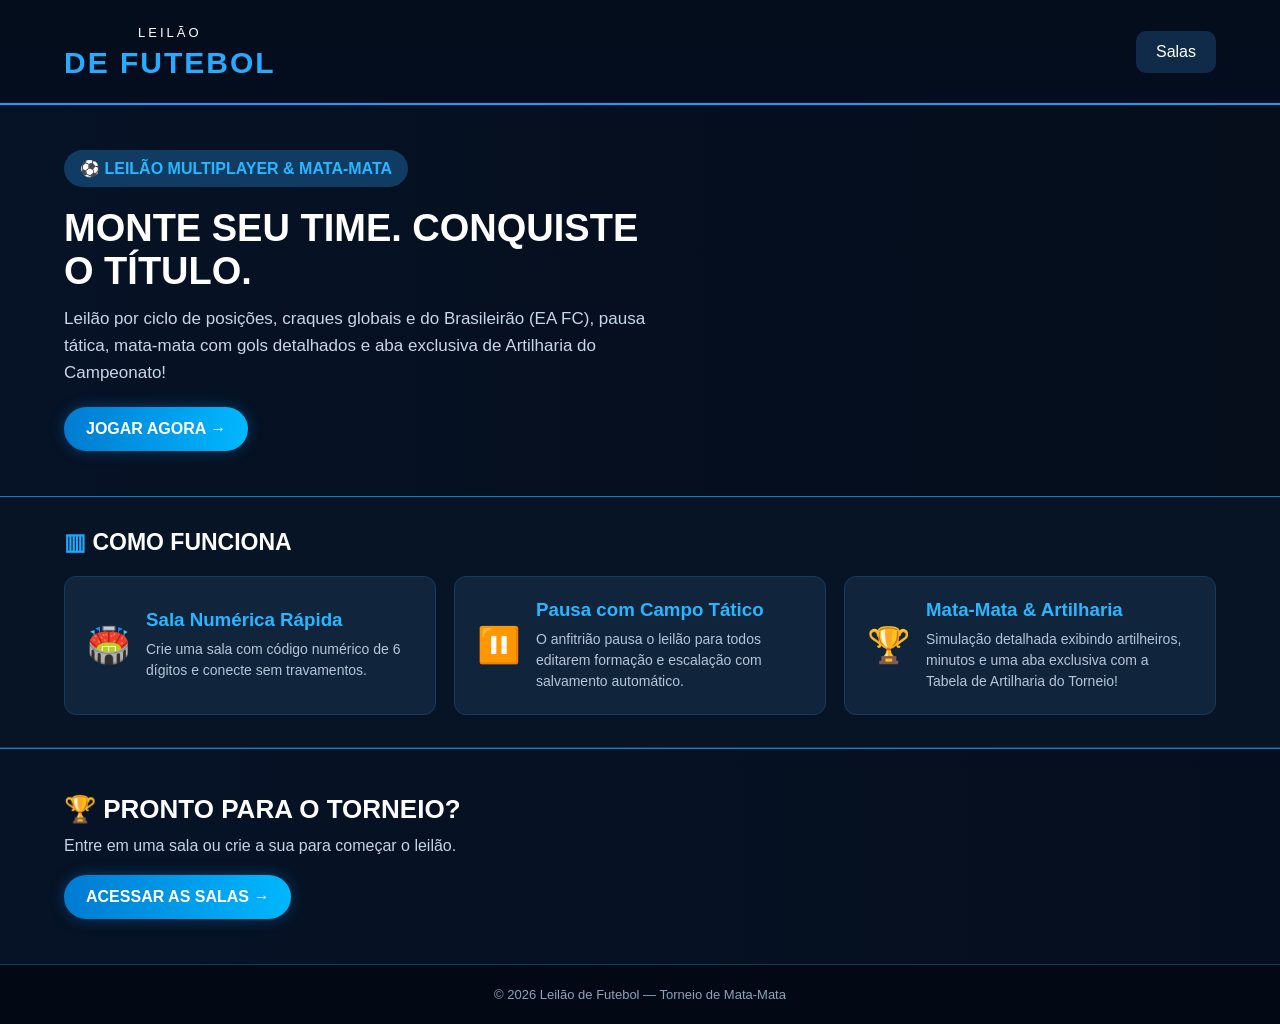
<file: index.html>
<!DOCTYPE html>
<html lang="pt-br">
<head>
<meta charset="UTF-8">
<meta name="viewport" content="width=device-width, initial-scale=1.0">
<title>Leilão de Futebol</title>
<style>
*{margin:0;padding:0;box-sizing:border-box}
body{background:#050d1a;color:#fff;font-family:Arial,sans-serif}
a{text-decoration:none}
.topo{background:linear-gradient(rgba(4,13,29,.78),rgba(4,13,29,.96)),url("https://images.unsplash.com/photo-1522778119026-d647f0596c20?w=1600");background-position:center;background-size:cover;min-height:105px;padding:12px 5%;display:flex;justify-content:space-between;align-items:center;border-bottom:2px solid #159eff}
.logo{text-align:center}.logo span{font-size:13px;letter-spacing:3px}.logo h1{color:#27aaff;font-size:30px;margin-top:5px;letter-spacing:2px}
.menu{display:flex;gap:12px;flex-wrap:wrap}.menu a{color:white;background:#102b4a;padding:12px 20px;border-radius:10px}
.menu a:hover{background:#078de5}
.destaque{min-height:310px;padding:45px 5%;display:flex;align-items:center;background:linear-gradient(90deg,#061225 5%,rgba(5,15,32,.83) 55%,rgba(5,15,32,.2)),url("https://images.unsplash.com/photo-1508098682722-e99c43a406b2?w=1600") center/cover;border-bottom:1px solid #147fc4}
.informacoes-destaque{max-width:600px}.etiqueta{display:inline-block;background:#103b63;color:#29b6ff;padding:9px 16px;border-radius:20px;font-weight:bold;margin-bottom:20px}
.informacoes-destaque h2{font-size:clamp(25px,4vw,38px);margin-bottom:12px}.informacoes-destaque p{color:#c7d7e9;font-size:17px;line-height:1.6;margin-bottom:20px}
.botao{display:inline-block;background:linear-gradient(90deg,#007bd1,#00b8ff);color:white;padding:13px 22px;border-radius:25px;font-weight:bold;box-shadow:0 0 15px #009dff4d}
.mercado{padding:32px 5%;background:#071426;border-bottom:1px solid #123b5c}
.titulo{font-size:23px;margin-bottom:20px}.titulo span{color:#19aaff}
.cards{display:grid;grid-template-columns:repeat(3,minmax(0,1fr));gap:18px}
.card{display:flex;align-items:center;gap:15px;background:#10243c;padding:22px;border-radius:12px;border:1px solid #183b5d}
.icone{font-size:35px}.card h3{color:#29b6ff;margin-bottom:8px}.card p{color:#b6c6d8;font-size:14px;line-height:1.5}
.acesso{padding:45px 5%;background:linear-gradient(90deg,#061225 15%,rgba(5,15,32,.7)),url("https://images.unsplash.com/photo-1431324155629-1a6deb1dec8d?w=1600") center/cover;border-top:1px solid #147fc4}
.acesso h2{font-size:26px;margin-bottom:12px}.acesso p{color:#c4d4e5;margin-bottom:20px}
footer{background:#030914;text-align:center;padding:22px;color:#8ca4bb;font-size:13px;border-top:1px solid #123b5c}
@media(max-width:700px){.topo{flex-direction:column;gap:18px}.logo h1{font-size:24px}.menu{width:100%;justify-content:center}.menu a{padding:10px 16px}.destaque{min-height:290px;padding:30px 6%}.cards{grid-template-columns:1fr}.acesso h2{font-size:21px}}
</style>
</head>
<body>
<header class="topo"><div class="logo"><span>LEILÃO</span><h1>DE FUTEBOL</h1></div><nav class="menu"><a href="Sala.html">Salas</a></nav></header>
<main>
<section class="destaque"><div class="informacoes-destaque"><span class="etiqueta">⚽ LEILÃO MULTIPLAYER & MATA-MATA</span><h2>MONTE SEU TIME. CONQUISTE O TÍTULO.</h2><p>Leilão por ciclo de posições, craques globais e do Brasileirão (EA FC), pausa tática, mata-mata com gols detalhados e aba exclusiva de Artilharia do Campeonato!</p><a href="Sala.html" class="botao">JOGAR AGORA →</a></div></section>
<section class="mercado"><h2 class="titulo"><span>▥</span> COMO FUNCIONA</h2><div class="cards">
<div class="card"><span class="icone">🏟️</span><div><h3>Sala Numérica Rápida</h3><p>Crie uma sala com código numérico de 6 dígitos e conecte sem travamentos.</p></div></div>
<div class="card"><span class="icone">⏸️</span><div><h3>Pausa com Campo Tático</h3><p>O anfitrião pausa o leilão para todos editarem formação e escalação com salvamento automático.</p></div></div>
<div class="card"><span class="icone">🏆</span><div><h3>Mata-Mata & Artilharia</h3><p>Simulação detalhada exibindo artilheiros, minutos e uma aba exclusiva com a Tabela de Artilharia do Torneio!</p></div></div>
</div></section>
<section class="acesso"><h2>🏆 PRONTO PARA O TORNEIO?</h2><p>Entre em uma sala ou crie a sua para começar o leilão.</p><a href="Sala.html" class="botao">ACESSAR AS SALAS →</a></section>
</main>
<footer>© 2026 Leilão de Futebol — Torneio de Mata-Mata</footer>
</body></html>
</file>
